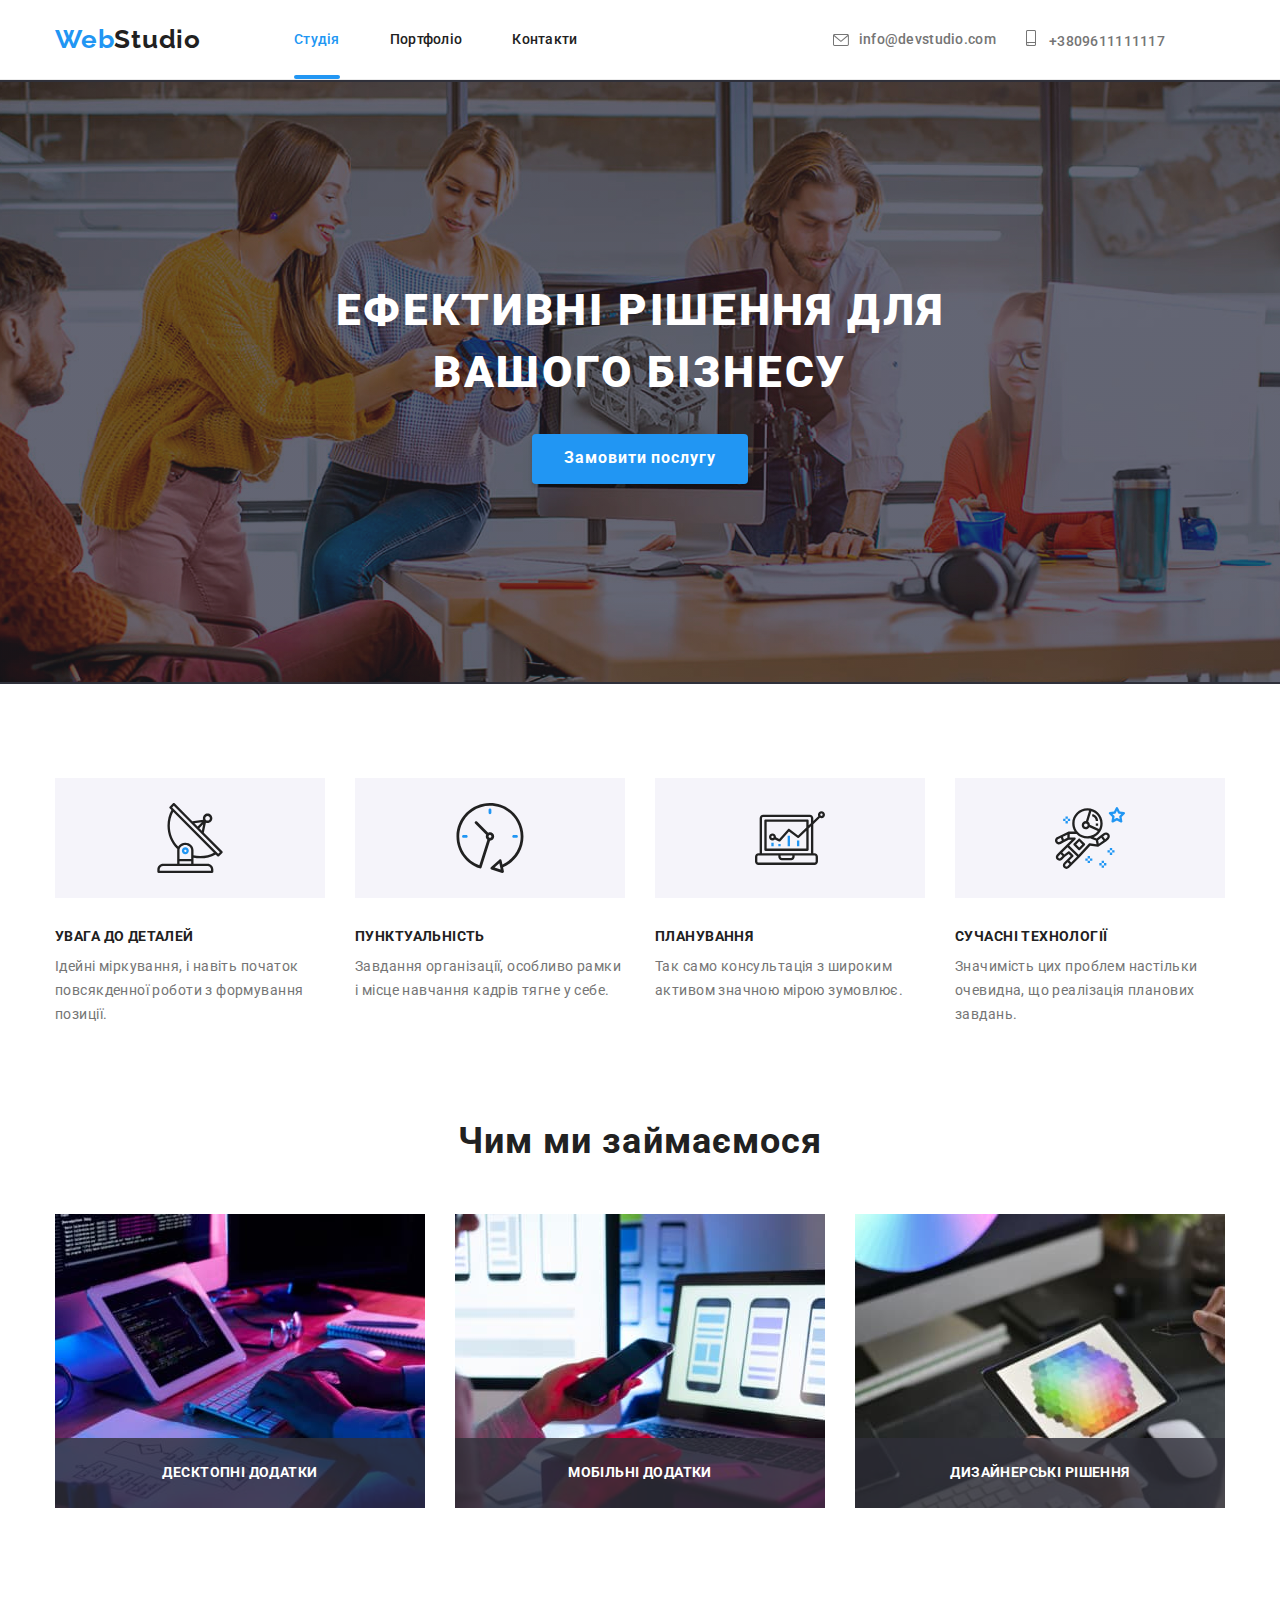
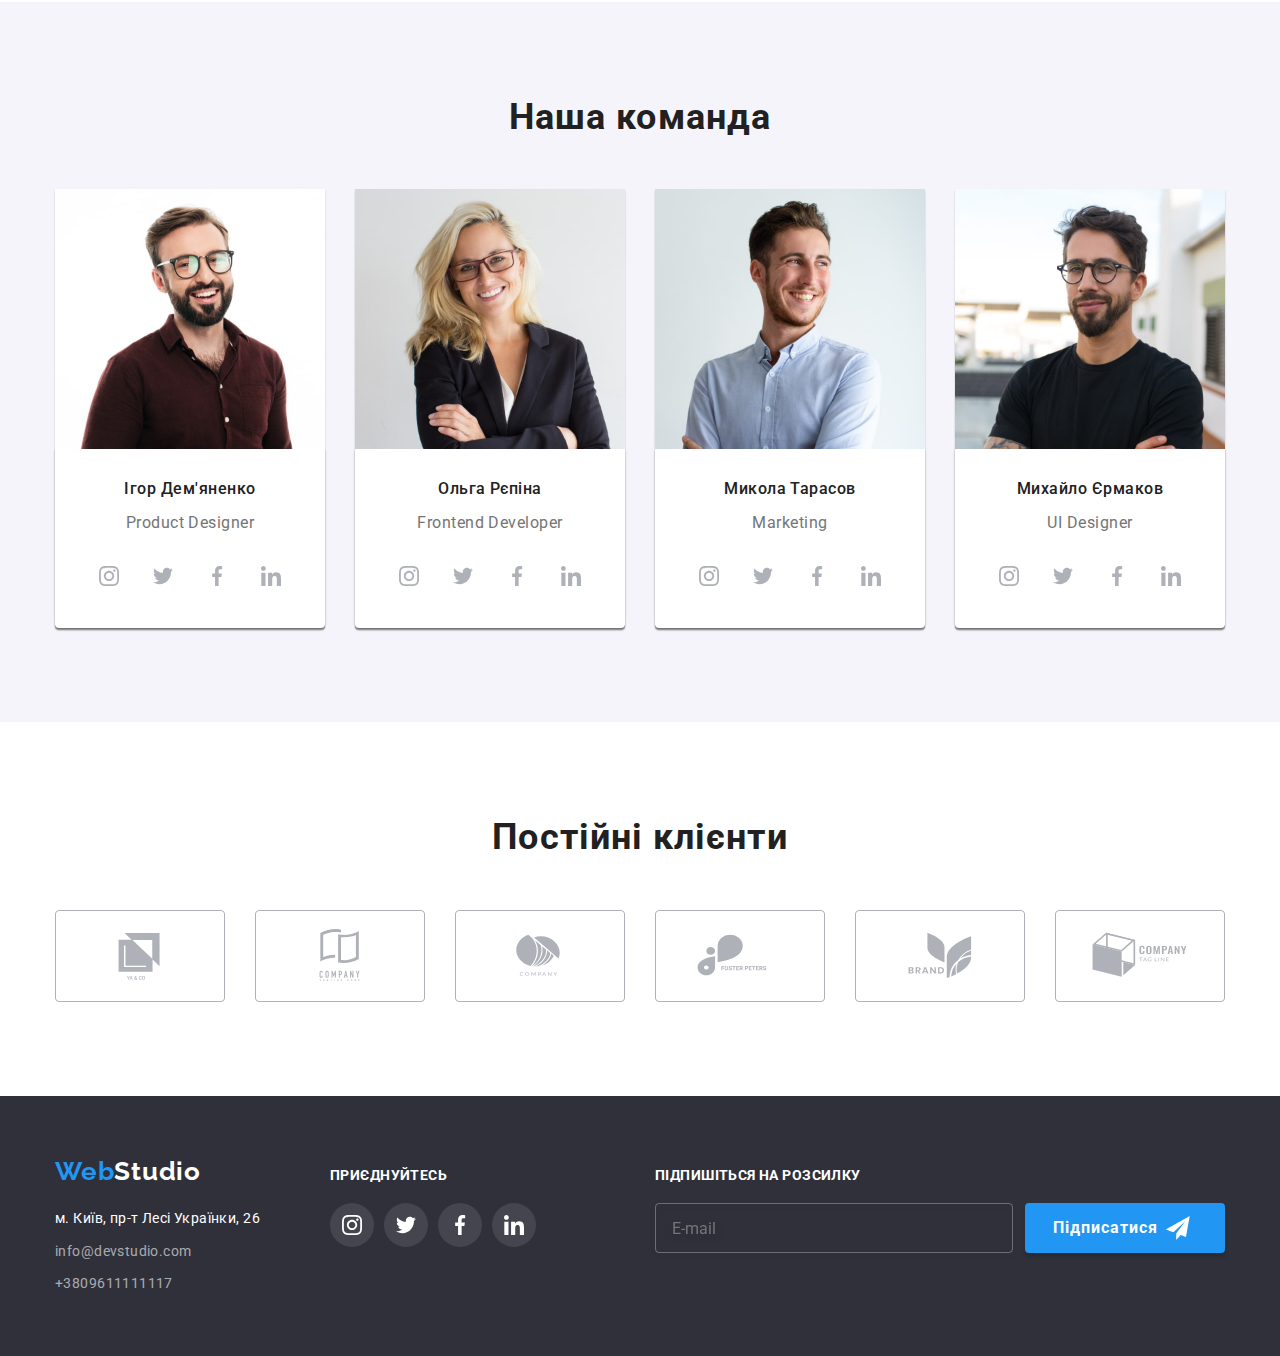
<file: index.html>
<!DOCTYPE html>
<html lang="uk">
  <head>
    <meta charset="UTF-8" />
    <meta http-equiv="X-UA-Compatible" content="IE=edge" />
    <meta name="viewport" content="width=device-width, initial-scale=1.0" />
    <title>Document</title>
    <link
      rel="stylesheet"
      href="https://cdnjs.cloudflare.com/ajax/libs/modern-normalize/1.1.0/modern-normalize.min.css"
    />
    <link rel="stylesheet" href="./css/styles.css" type="text/css" />
    <link
      href="https://fonts.googleapis.com/css2?family=Raleway:wght@700&family=Roboto:wght@400;500;700;900&display=swap"
      rel="stylesheet"
    />
  </head>
  <body>
    <!-- header section-->

    <header class="header">
      <div class="container header-container">
        <nav class="nav-container">
          <a href="./index.html" class="logo"
            ><span style="color: #2196f3">Web</span>Studio</a
          >
          <ul class="nav list">
            <li class="current-position">
              <a href="./index.html" class="current-page">Студія</a>
            </li>
            <li class="">
              <a href="./portfolio.html" class="first-nav">Портфоліо</a>
            </li>
            <li class=""><a href="" class="first-nav">Контакти</a></li>
          </ul>
        </nav>
        <ul class="auth-nav-cont list">
          <li>
            <a href="mailto:" class="auth-nav-cont next">
              <svg class="mail-svg" width="16px" height="12px">
                <use href="./images/icons.svg#icon-envelope"></use>
              </svg>
              info@devstudio.com
            </a>
          </li>

          <li>
            <a href="tel:+380961111111" class="auth-nav-phone next">
              <svg class="mail-svg" width="10px" height="16px">
                <use href="./images/icons.svg#icon-smartphone"></use>
              </svg>
              +3809611111117
            </a>
          </li>
        </ul>
      </div>
    </header>
    <main>
      <!-- hero section-->
      <section class="hero">
        <div class="container">
          <h1 class="hero-main">Ефективні рішення для вашого бізнесу</h1>
          <button type="button" class="main-btn" data-modal-open>
            Замовити послугу
          </button>
        </div>
      </section>
      <!-- about section-->
      <section class="about-section">
        <div class="container">
          <ul class="about list">
            <li class="about-card">
              <div class="about-icon">
                <svg class="about-svg">
                  <use href="./images/icons.svg#icon-antenna-1"></use>
                </svg>
              </div>
              <h3 class="about-items">УВАГА ДО ДЕТАЛЕЙ</h3>
              <p class="about-dscr">
                Ідейні міркування, і навіть початок повсякденної роботи з
                формування позиції.
              </p>
            </li>
            <li class="about-card">
              <div class="about-icon">
                <svg class="about-svg">
                  <use href="./images/icons.svg#icon-clock-1"></use>
                </svg>
              </div>
              <h3 class="about-items">ПУНКТУАЛЬНІСТЬ</h3>
              <p class="about-dscr">
                Завдання організації, особливо рамки і місце навчання кадрів
                тягне у себе.
              </p>
            </li>
            <li class="about-card">
              <div class="about-icon">
                <svg class="about-svg">
                  <use href="./images/icons.svg#icon-diagram-1"></use>
                </svg>
              </div>
              <h3 class="about-items">ПЛАНУВАННЯ</h3>
              <p class="about-dscr">
                Так само консультація з широким активом значною мірою зумовлює.
              </p>
            </li>
            <li class="about-card">
              <div class="about-icon">
                <svg class="about-svg">
                  <use href="./images/icons.svg#icon-astronaut-1"></use>
                </svg>
              </div>
              <h3 class="about-items">СУЧАСНІ ТЕХНОЛОГІЇ</h3>
              <p class="about-dscr">
                Значимість цих проблем настільки очевидна, що реалізація
                планових завдань.
              </p>
            </li>
          </ul>
        </div>
      </section>

      <section class="promo-list">
        <div class="container">
          <h2 class="promo">Чим ми займаємося</h2>
          <ul class="promo-work list">
            <li class="promo-position">
              <img src="./images/img.jpg" alt="work" width="370" />
              <p class="promo-work-description">Десктопні додатки</p>
            </li>
            <li class="promo-position">
              <img src="./images/img1.jpg" alt="work1" width="370" />
              <p class="promo-work-description">Мобільні додатки</p>
            </li>
            <li class="promo-position">
              <img src="./images/img2.jpg" alt="work2" width="370" />
              <p class="promo-work-description">Дизайнерські рішення</p>
            </li>
          </ul>
        </div>
      </section>
      <!-- Наша команда-->
      <section class="staff-main">
        <div class="container">
          <h2 class="all-staff">Наша команда</h2>
          <ul class="staff list">
            <li class="item">
              <img
                src="./images/staff/staff-img1.jpg"
                alt="Ігор Дем'яненко"
                width="270"
              />
              <div class="cards">
                <h3 class="person">Ігор Дем'яненко</h3>
                <p class="type">Product Designer</p>
                <ul class="social-list">
                  <li class="list">
                    <a href="" class="staff-svg">
                      <svg class="staff-social">
                        <use href="./images/icons.svg#icon-instagram-2"></use>
                      </svg>
                    </a>
                  </li>
                  <li class="list">
                    <a href="" class="staff-svg">
                      <svg class="staff-social">
                        <use href="./images/icons.svg#icon-twitter-1"></use>
                      </svg>
                    </a>
                  </li>
                  <li class="list">
                    <a href="" class="staff-svg">
                      <svg class="staff-social">
                        <use href="./images/icons.svg#icon-facebook-1"></use>
                      </svg>
                    </a>
                  </li>
                  <li class="list">
                    <a href="" class="staff-svg">
                      <svg class="staff-social">
                        <use href="./images/icons.svg#icon-linkedin-1"></use>
                      </svg>
                    </a>
                  </li>
                </ul>
              </div>
            </li>

            <li class="item">
              <img
                src="./images/staff/staff-img2.jpg"
                alt="Ольга Рєпіна"
                width="270"
              />
              <div class="cards">
                <h3 class="person">Ольга Рєпіна</h3>
                <p class="type">Frontend Developer</p>
                <ul class="social-list">
                  <li class="list">
                    <a href="" class="staff-svg">
                      <svg class="staff-social">
                        <use href="./images/icons.svg#icon-instagram-2"></use>
                      </svg>
                    </a>
                  </li>
                  <li class="list">
                    <a href="" class="staff-svg">
                      <svg class="staff-social">
                        <use href="./images/icons.svg#icon-twitter-1"></use>
                      </svg>
                    </a>
                  </li>
                  <li class="list">
                    <a href="" class="staff-svg">
                      <svg class="staff-social">
                        <use href="./images/icons.svg#icon-facebook-1"></use>
                      </svg>
                    </a>
                  </li>
                  <li class="list">
                    <a href="" class="staff-svg">
                      <svg class="staff-social">
                        <use href="./images/icons.svg#icon-linkedin-1"></use>
                      </svg>
                    </a>
                  </li>
                </ul>
              </div>
            </li>

            <li class="item">
              <img
                src="./images/staff/staff-img3.jpg"
                alt="Микола Тарасов"
                width="270"
              />
              <div class="cards">
                <h3 class="person">Микола Тарасов</h3>
                <p class="type">Marketing</p>
                <ul class="social-list">
                  <li class="list">
                    <a href="" class="staff-svg">
                      <svg class="staff-social">
                        <use href="./images/icons.svg#icon-instagram-2"></use>
                      </svg>
                    </a>
                  </li>
                  <li class="list">
                    <a href="" class="staff-svg">
                      <svg class="staff-social">
                        <use href="./images/icons.svg#icon-twitter-1"></use>
                      </svg>
                    </a>
                  </li>
                  <li class="list">
                    <a href="" class="staff-svg">
                      <svg class="staff-social">
                        <use href="./images/icons.svg#icon-facebook-1"></use>
                      </svg>
                    </a>
                  </li>
                  <li class="list">
                    <a href="" class="staff-svg">
                      <svg class="staff-social">
                        <use href="./images/icons.svg#icon-linkedin-1"></use>
                      </svg>
                    </a>
                  </li>
                </ul>
              </div>
            </li>

            <li class="item">
              <img
                src="./images/staff/staff-img4.jpg"
                alt="Михайло Єрмаков"
                width="270"
              />
              <div class="cards">
                <h3 class="person">Михайло Єрмаков</h3>
                <p class="type">UI Designer</p>
                <ul class="social-list">
                  <li class="social-item list">
                    <a href="" class="staff-svg">
                      <svg class="staff-social">
                        <use href="./images/icons.svg#icon-instagram-2"></use>
                      </svg>
                    </a>
                  </li>
                  <li class="list">
                    <a href="" class="staff-svg">
                      <svg class="staff-social">
                        <use href="./images/icons.svg#icon-twitter-1"></use>
                      </svg>
                    </a>
                  </li>
                  <li class="list">
                    <a href="" class="staff-svg">
                      <svg class="staff-social">
                        <use href="./images/icons.svg#icon-facebook-1"></use>
                      </svg>
                    </a>
                  </li>
                  <li class="list">
                    <a href="" class="staff-svg">
                      <svg class="staff-social">
                        <use href="./images/icons.svg#icon-linkedin-1"></use>
                      </svg>
                    </a>
                  </li>
                </ul>
              </div>
            </li>
          </ul>
        </div>
      </section>
      <!--  clients-->
      <section class="clients">
        <div class="container clients-main">
          <h2 class="clients-heading">Постійні клієнти</h2>

          <ul class="clients-list list">
            <li class="list">
              <a href="" class="client-item">
                <svg class="client-svg">
                  <use href="./images/icons.svg#icon-logo"></use>
                </svg>
              </a>
            </li>

            <li class="list">
              <a href="" class="client-item">
                <svg class="client-svg">
                  <use href="./images/icons.svg#icon-logo-1"></use>
                </svg>
              </a>
            </li>
            <li class="list">
              <a href="" class="client-item">
                <svg class="client-svg">
                  <use href="./images/icons.svg#icon-logo-2"></use>
                </svg>
              </a>
            </li>
            <li class="list">
              <a href="" class="client-item">
                <svg class="client-svg">
                  <use href="./images/icons.svg#icon-logo-3"></use>
                </svg>
              </a>
            </li>
            <li class="list">
              <a href="" class="client-item">
                <svg class="client-svg">
                  <use href="./images/icons.svg#icon-logo-4"></use>
                </svg>
              </a>
            </li>
            <li class="list">
              <a href="" class="client-item">
                <svg class="client-svg">
                  <use href="./images/icons.svg#icon-logo-5"></use>
                </svg>
              </a>
            </li>
          </ul>
        </div>
      </section>
    </main>

    <!-- footer section -->
    <footer class="footer">
      <div class="container main-footer">
        <div class="foot-address">
          <a href="./index.html" class="logo-footer"
            ><span style="color: #2196f3">Web</span>Studio</a
          >
          <address class="address">
            <ul class="list">
              <li class="footer-item">
                <a
                  href="https://goo.gl/maps/AY5gfUNiePziYxSN7/"
                  target="_blank"
                  rel="noreferrer noopener nofollow"
                  class="adrs"
                >
                  м. Київ, пр-т Лесі Українки, 26</a
                >
              </li>
              <li class="footer-item">
                <a href="mailto:" class="contact">info@devstudio.com</a>
              </li>
              <li class="footer-item">
                <a href="tel:+380961111111" class="contact">+3809611111117</a>
              </li>
            </ul>
          </address>
        </div>
        <div class="foot-social">
          <p class="footer-call">приєднуйтесь</p>
          <ul class="social-list">
            <li class="list">
              <a href="" class="footer-svg">
                <svg class="footer-social">
                  <use href="./images/icons.svg#icon-instagram-2"></use>
                </svg>
              </a>
            </li>
            <li class="list">
              <a href="" class="footer-svg">
                <svg class="footer-social">
                  <use href="./images/icons.svg#icon-twitter-1"></use>
                </svg>
              </a>
            </li>
            <li class="list">
              <a href="" class="footer-svg">
                <svg class="footer-social">
                  <use href="./images/icons.svg#icon-facebook-1"></use>
                </svg>
              </a>
            </li>
            <li class="list">
              <a href="" class="footer-svg">
                <svg class="footer-social">
                  <use href="./images/icons.svg#icon-linkedin-1"></use>
                </svg>
              </a>
            </li>
          </ul>
        </div>

        <div class="footer-subscribe">
          <p class="footer-sign">Підпишіться на розсилку</p>
          <form class="footer-form">
            <input
              class="email-footer"
              type="email"
              name="email"
              id="footer-mail"
              placeholder="E-mail"
            />
            <button type="submit" class="btn-subscribe">
              Підписатися
              <svg class="icon-send" height="24">
                <use href="./images/icons.svg#icon-send"></use>
              </svg>
            </button>
          </form>
        </div>
      </div>
    </footer>

    <!--modal-->
    <div class="backdrop is-hidden" data-modal>
      <div class="modal">
        <button class="button__close" data-modal-close>
          <svg class="cross" width="11px" height="11px">
            <use href="./images/icons.svg#icon-cross"></use>
          </svg>
        </button>
        <p class="modal-title">Залиште свої дані, ми вам передзвонимо</p>
        <form class="modal-form">
          <div class="form-modal">
            <label for="name">Ім'я</label>
            <div class="input-wrap">
              <input type="text" id="name" name="name" class="label-modal" />
              <svg class="icon-profile" width="18px" height="18px">
                <use href="./images/icons.svg#icon-profile"></use>
              </svg>
            </div>
          </div>

          <div class="form-modal">
            <label for="phone">Телефон</label>
            <div class="input-wrap">
              <input type="tel" id="phone" name="phone" class="label-modal" />
              <svg class="icon-profile" width="18px" height="18px">
                <use href="./images/icons.svg#icon-phone"></use>
              </svg>
            </div>
          </div>

          <div class="form-modal">
            <label for="email">Пошта</label>
            <div class="input-wrap">
              <input type="email" id="email" name="email" class="label-modal" />
              <svg class="icon-profile" width="18px" height="18px">
                <use href="./images/icons.svg#icon-mail"></use>
              </svg>
            </div>
          </div>

          <div class="form-modal textmod">
            <label for="textarea">Коментар</label>
            <textarea
              class="textarea label-modal"
              name="textarea"
              id="textarea"
              placeholder="Введіть текст"
            ></textarea>
          </div>

          <div class="accept">
            <input
              type="checkbox"
              id="accept"
              required
              name="accept"
              class="visually-hidden"
            />

            <label for="accept" class="label__checkbox">
              <div class="checkbox">
                <svg class="icon-checkbox" width="12px" height="11px">
                  <use href="./images/icons.svg#icon-Vector"></use>
                </svg>
              </div>
              Погоджуюся з розсилкою та приймаю
              <a class="accept-link" href="">Умови договору</a>
            </label>
          </div>

          <button type="submit" class="btn-modal">Відправити</button>
        </form>
      </div>
    </div>

    <!--java-->
    <script src="./js/modal.js"></script>
  </body>
</html>
</file>
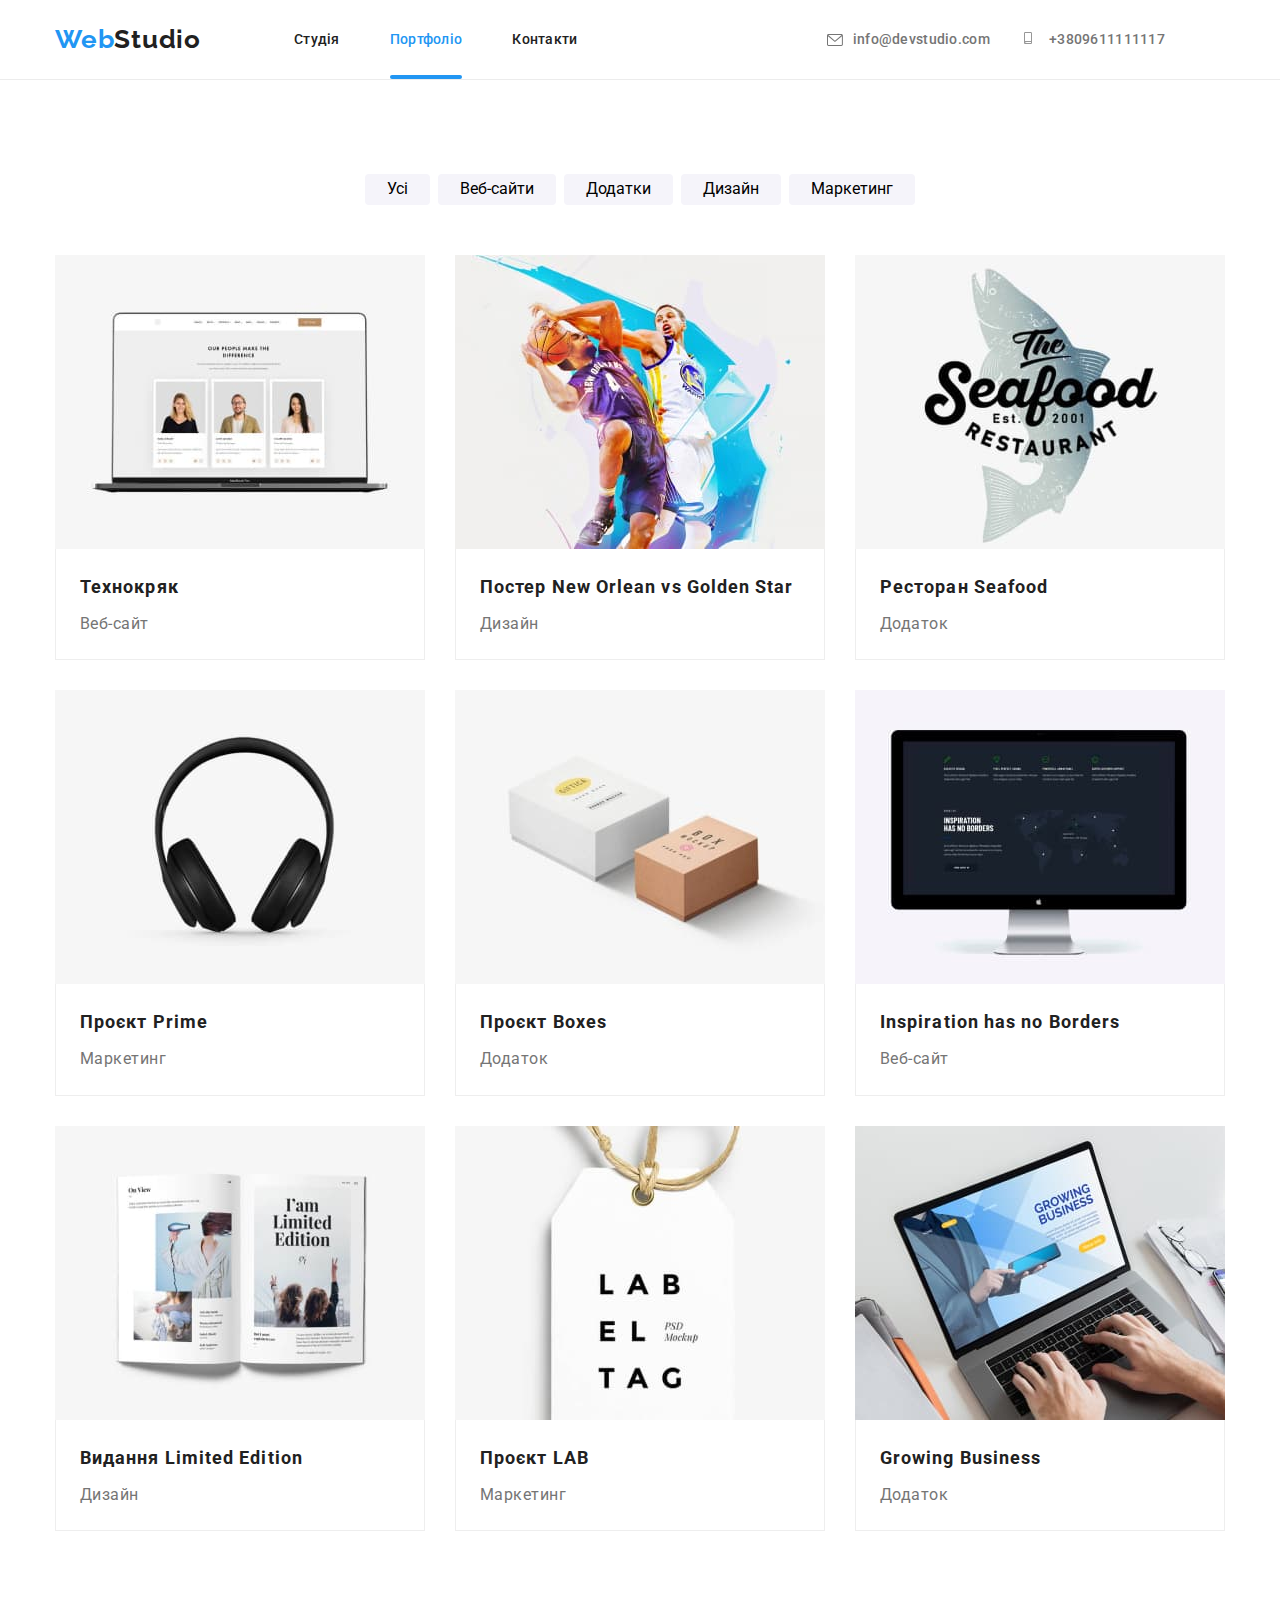
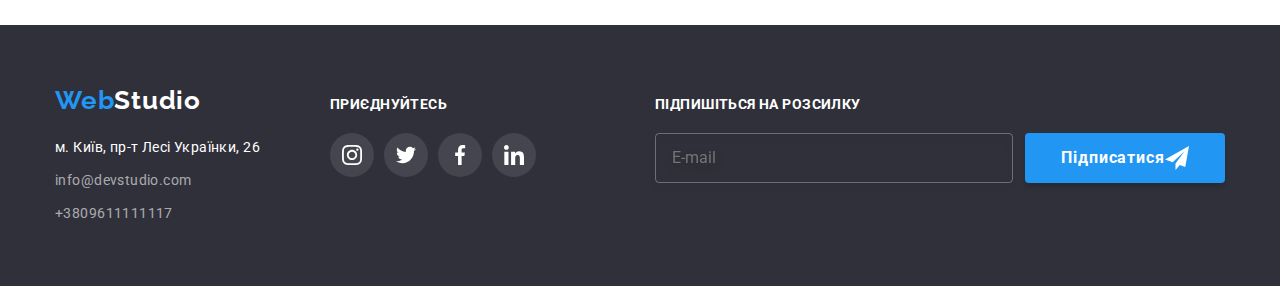
<file: portfolio.html>
<!DOCTYPE html>
<html lang="uk">
  <head>
    <meta charset="UTF-8" />
    <meta http-equiv="X-UA-Compatible" content="IE=edge" />
    <meta name="viewport" content="width=device-width, initial-scale=1.0" />
    <title>Portfolio</title>
    <link
      rel="stylesheet"
      href="https://cdnjs.cloudflare.com/ajax/libs/modern-normalize/1.1.0/modern-normalize.min.css"
    />
    <link rel="stylesheet" href="./css/styles.css" type="text/css" />
    <link
      href="https://fonts.googleapis.com/css2?family=Raleway:wght@700&family=Roboto:wght@400;500;700;900&display=swap"
      rel="stylesheet"
    />
  </head>
  <body>
    <!-- header section-->
    <header class="header">
      <div class="container header-container">
        <nav class="nav-container">
          <a href="./index.html" class="logo"
            ><span style="color: #2196f3">Web</span>Studio</a
          >
          <ul class="nav list">
            <li class="">
              <a href="./index.html" class="first-nav">Студія</a>
            </li>
            <li class="current-position">
              <a href="./portfolio.html" class="current-page">Портфоліо</a>
            </li>
            <li class=""><a href="" class="first-nav">Контакти</a></li>
          </ul>
        </nav>
        <ul class="auth-nav-cont list">
          <li>
            <a href="mailto:" class="auth-nav-cont next">
              <svg class="mail-svg" width="16px" height="12px">
                <use href="./images/icons.svg#icon-envelope"></use>
              </svg>
              info@devstudio.com
            </a>
          </li>

          <li>
            <a href="tel:+380961111111" class="auth-nav-phone next">
              <svg class="mail-svg" width="16px" height="12px">
                <use href="./images/icons.svg#icon-smartphone"></use>
              </svg>
              +3809611111117
            </a>
          </li>
        </ul>
      </div>
    </header>
    <main>
      <section class="main-section">
        <div class="container">
          <!-- buttons section-->
          <ul class="nav-btn-list">
            <li>
              <button type="button" class="link">Усі</button>
            </li>
            <li>
              <button type="button" class="link">Веб-сайти</button>
            </li>
            <li>
              <button type="button" class="link">Додатки</button>
            </li>
            <li>
              <button type="button" class="link">Дизайн</button>
            </li>
            <li>
              <button type="button" class="link">Маркетинг</button>
            </li>
          </ul>

          <!-- images section-->
          <ul class="card-set list">
            <li class="card-item-li">
              <a href="" class="card-item">
                <div class="card-wrap">
                  <img
                    src="./images/portfolio/progect1.jpg"
                    alt="progect1"
                    width="370"
                  />
                  <p class="card-item-description">
                    Ресурс пропонує комплексні пропозиції з різним рівнем
                    функціоналу та сервісів. Все це дозволить відвідувачу
                    отримати вичерпні відомості про компанію чи приватну особу.
                  </p>
                </div>
                <div class="card-examp">
                  <h3 class="image">Технокряк</h3>
                  <p class="type-p">Веб-сайт</p>
                </div>
              </a>
            </li>

            <li class="card-item-li">
              <a href="" class="card-item">
                <div class="card-wrap">
                  <img
                    src="./images/portfolio/progect2.jpg"
                    alt="progect1"
                    width="370"
                  />
                  <p class="card-item-description">
                    Ресурс пропонує комплексні пропозиції з різним рівнем
                    функціоналу та сервісів. Все це дозволить відвідувачу
                    отримати вичерпні відомості про компанію чи приватну особу.
                  </p>
                </div>
                <div class="card-examp">
                  <h3 class="image">Постер New Orlean vs Golden Star</h3>
                  <p class="type-p">Дизайн</p>
                </div>
              </a>
            </li>

            <li class="card-item-li">
              <a href="" class="card-item">
                <div class="card-wrap">
                  <img
                    src="./images/portfolio/progect3.jpg"
                    alt="progect1"
                    width="370"
                  />
                  <p class="card-item-description">
                    Ресурс пропонує комплексні пропозиції з різним рівнем
                    функціоналу та сервісів. Все це дозволить відвідувачу
                    отримати вичерпні відомості про компанію чи приватну особу.
                  </p>
                </div>
                <div class="card-examp">
                  <h3 class="image">Ресторан Seafood</h3>
                  <p class="type-p">Додаток</p>
                </div>
              </a>
            </li>

            <li class="card-item-li">
              <a href="" class="card-item">
                <div class="card-wrap">
                  <img
                    src="./images/portfolio/progect4.jpg"
                    alt="progect1"
                    width="370"
                  />
                  <p class="card-item-description">
                    Ресурс пропонує комплексні пропозиції з різним рівнем
                    функціоналу та сервісів. Все це дозволить відвідувачу
                    отримати вичерпні відомості про компанію чи приватну особу.
                  </p>
                </div>
                <div class="card-examp">
                  <h3 class="image">Проєкт Prime</h3>
                  <p class="type-p">Маркетинг</p>
                </div>
              </a>
            </li>

            <li class="card-item-li">
              <a href="" class="card-item">
                <div class="card-wrap">
                  <img
                    src="./images/portfolio/progect5.jpg"
                    alt="progect1"
                    width="370"
                  />
                  <p class="card-item-description">
                    Ресурс пропонує комплексні пропозиції з різним рівнем
                    функціоналу та сервісів. Все це дозволить відвідувачу
                    отримати вичерпні відомості про компанію чи приватну особу.
                  </p>
                </div>
                <div class="card-examp">
                  <h3 class="image">Проєкт Boxes</h3>
                  <p class="type-p">Додаток</p>
                </div>
              </a>
            </li>

            <li class="card-item-li">
              <a href="" class="card-item">
                <div class="card-wrap">
                  <img
                    src="./images/portfolio/progect6.jpg"
                    alt="progect1"
                    width="370"
                  />
                  <p class="card-item-description">
                    Ресурс пропонує комплексні пропозиції з різним рівнем
                    функціоналу та сервісів. Все це дозволить відвідувачу
                    отримати вичерпні відомості про компанію чи приватну особу.
                  </p>
                </div>
                <div class="card-examp">
                  <h3 class="image">Inspiration has no Borders</h3>
                  <p class="type-p">Веб-сайт</p>
                </div>
              </a>
            </li>

            <li class="card-item-li">
              <a href="" class="card-item">
                <div class="card-wrap">
                  <img
                    src="./images/portfolio/progect7.jpg"
                    alt="progect1"
                    width="370"
                  />
                  <p class="card-item-description">
                    Ресурс пропонує комплексні пропозиції з різним рівнем
                    функціоналу та сервісів. Все це дозволить відвідувачу
                    отримати вичерпні відомості про компанію чи приватну особу.
                  </p>
                </div>
                <div class="card-examp">
                  <h3 class="image">Видання Limited Edition</h3>
                  <p class="type-p">Дизайн</p>
                </div>
              </a>
            </li>

            <li class="card-item-li">
              <a href="" class="card-item">
                <div class="card-wrap">
                  <img
                    src="./images/portfolio/progect8.jpg"
                    alt="progect1"
                    width="370"
                  />
                  <p class="card-item-description">
                    Ресурс пропонує комплексні пропозиції з різним рівнем
                    функціоналу та сервісів. Все це дозволить відвідувачу
                    отримати вичерпні відомості про компанію чи приватну особу.
                  </p>
                </div>
                <div class="card-examp">
                  <h3 class="image">Проєкт LAB</h3>
                  <p class="type-p">Маркетинг</p>
                </div>
              </a>
            </li>

            <li class="card-item-li">
              <a href="" class="card-item">
                <div class="card-wrap">
                  <img
                    src="./images/portfolio/progect9.jpg"
                    alt="progect1"
                    width="370"
                  />
                  <p class="card-item-description">
                    Ресурс пропонує комплексні пропозиції з різним рівнем
                    функціоналу та сервісів. Все це дозволить відвідувачу
                    отримати вичерпні відомості про компанію чи приватну особу.
                  </p>
                </div>
                <div class="card-examp">
                  <h3 class="image">Growing Business</h3>
                  <p class="type-p">Додаток</p>
                </div>
              </a>
            </li>
          </ul>
        </div>
      </section>
    </main>

    <!-- footer section -->
    <footer class="footer">
      <div class="container main-footer">
        <div class="foot-address">
          <a href="./index.html" class="logo-footer"
            ><span style="color: #2196f3">Web</span>Studio</a
          >
          <address class="address">
            <ul class="list">
              <li class="footer-item">
                <a
                  href="https://goo.gl/maps/AY5gfUNiePziYxSN7/"
                  target="_blank"
                  rel="noreferrer noopener nofollow"
                  class="adrs"
                >
                  м. Київ, пр-т Лесі Українки, 26</a
                >
              </li>
              <li class="footer-item">
                <a href="mailto:" class="contact">info@devstudio.com</a>
              </li>
              <li class="footer-item">
                <a href="tel:+380961111111" class="contact">+3809611111117</a>
              </li>
            </ul>
          </address>
        </div>
        <div class="foot-social">
          <p class="footer-call">приєднуйтесь</p>
          <ul class="social-list">
            <li class="list">
              <a href="" class="footer-svg">
                <svg class="footer-social">
                  <use href="./images/icons.svg#icon-instagram-2"></use>
                </svg>
              </a>
            </li>
            <li class="list">
              <a href="" class="footer-svg">
                <svg class="footer-social">
                  <use href="./images/icons.svg#icon-twitter-1"></use>
                </svg>
              </a>
            </li>
            <li class="list">
              <a href="" class="footer-svg">
                <svg class="footer-social">
                  <use href="./images/icons.svg#icon-facebook-1"></use>
                </svg>
              </a>
            </li>
            <li class="list">
              <a href="" class="footer-svg">
                <svg class="footer-social">
                  <use href="./images/icons.svg#icon-linkedin-1"></use>
                </svg>
              </a>
            </li>
          </ul>
        </div>

        <div class="footer-subscribe">
          <p class="footer-sign">Підпишіться на розсилку</p>
          <form class="footer-form">
            <label for="footer-mail"> </label>
            <input
              class="email-footer"
              type="email"
              name="email"
              id="footer-mail"
              placeholder="E-mail"
            />
            <button type="submit" class="btn-subscribe">
              Підписатися
              <svg class="icon-send" width="24" height="24">
                <use href="./images/icons.svg#icon-send"></use>
              </svg>
            </button>
          </form>
        </div>
      </div>
    </footer>
  </body>
</html>
</file>
<file: css/styles.css>
:root {
  --primary-color: #212121;
  --secondary-color: #757575;
  --white-color: #ffffff;
  --accent-color: #2196f3;
  --background-color: #2f303a;
  --background-button:#F5F4FA;
  --social-color:#AFB1B8;
  --card-item-desctoption:rgba(33, 150, 243, 0.9);
  --timing-animation:cubic-bezier(0.4, 0, 0.2, 1);
  --contact-send:rgba(255, 255, 255, 0.6);
}

body {
  color: var(--primary-color);
  font-family: "Roboto", sans-serif;
}
.list {
  list-style: none;
  text-decoration: none;
  
}

h1,
 h2,
  h3, 
  h4, 
  h5, 
  h6, 
  ul,  
  p{
  margin: 0;
}
ul{
  padding-left: 0;
}
img {
  display: block;
  max-width: 100%;
  height: auto;
}


 .container{
  width: 1200px;
  margin-left: auto;
  margin-right: auto;
  padding-left: 15px;
  padding-right: 15px;
 }


/*header section*/


.header-container,
.nav-container{
  display: flex;
  align-items: center;
  
}
.header {
  color: var(--secondary-color);
  font-weight: 500;
  font-size: 14px;
  line-height: 1.1;
  letter-spacing: 0.02em;
  border-bottom: 1px solid #ECECEC;
  
}
.logo {
  color: var(--primary-color);
  font-family: "Raleway";
  font-style: normal;
  font-weight: 700;
  font-size: 26px;
  line-height: 1.2;
  letter-spacing: 0.03em;
  text-decoration: none;
  padding-bottom: 24px;
  padding-top: 24px;
  margin-right: 93px;
  transition: color 250ms var(--timing-animation);
}
.logo:hover,
.logo:focus {
  color: var(--primary-color);
  
}

.nav  {
  
  color: var(--primary-color);
  font-weight: 500;
  font-size: 14px;
  line-height: 1.1;
  letter-spacing: 0.02em;
  text-decoration: none;
  display: flex;
  gap: 50px;
  align-items: center;
  transition: color 250ms var(--timing-animation);
  
}
.nav:hover,
.nav:focus,
.first-nav:hover,
.first-nav:focus{
  color: var(--accent-color);
}

.current-page{
  position: relative;
  color:var(--accent-color);
  padding-bottom: 32px;
  padding-top: 32px;
  
}

.current-page::after{
  content: '';
  position: absolute;
  display:block;
  bottom: 0;
  left:0;
   
  width: 100%;
  height: 4px;
  background-color: var(--accent-color);
  border-radius: 2px;
  
}
.first-nav{
  color: var(--primary-color);
  font-weight: 500;
  font-size: 14px;
  line-height: 1.1;
  letter-spacing: 0.02em;
  text-decoration: none;
  padding-bottom: 32px;
  padding-top: 32px;
  transition: color 250ms var(--timing-animation);
}



.auth-nav-cont{
  display: flex;
  align-items: center;
  
}

.auth-nav-cont,
.auth-nav-phone{
  color: var(--secondary-color);
  font-weight: 500;
  font-size: 14px;
  line-height: 1.1;
  letter-spacing: 0.02em;
  text-decoration: none;
  margin-left: auto;
  margin-right: 30px;
  transition: color 250ms var(--timing-animation);
}

.auth-nav-cont:hover,
.auth-nav-cont:focus,
.auth-nav-phone:hover,
.auth-nav-phone:focus {
  color: var(--accent-color);
}
.next{
  padding-bottom: 32px;
  padding-top: 32px;
}
.mail-svg{
  margin-right: 10px;
  fill:currentColor;
  transition: fill 250ms var(--timing-animation);

}
.mail-svg:hover,
.mail-svg:focus {
  fill:var(--accent-color);
}

/*hero section*/

.hero{
 max-width: 1600px;
  background-image: linear-gradient(rgba(47, 48, 58, 0.4), rgba(47, 48, 58, 0.4)), url(../images/hero.jpg);
  background-repeat: no-repeat;
  background-position: center;
  margin: 0 auto;
  padding-top: 200px;
  padding-bottom: 200px;

  

}
.hero-main {
  color: var(--white-color);
  font-weight: 900;
  font-size: 44px;
  line-height: 1.4;
  letter-spacing: 0.06em;
  text-transform: uppercase;
  text-align: center;
  
  align-items: center;
  margin-left: auto;
  margin-right: auto;
  margin-bottom: 30px;
  width: 696px;

}
.main-btn,
.btn-subscribe,
.btn-modal {
  color: var(--white-color);
  background-color: var(--accent-color);
  font-weight: 700;
  font-size: 16px;
  line-height: 1.9;
  text-align: center;
  letter-spacing: 0.06em;
  cursor: pointer;
  
  width: 216px;
  height: 50px;
  display: block;
  justify-content: center;
  align-items: center;
  margin-left: auto;
  margin-right: auto;
  box-shadow: 0px 4px 4px rgba(0, 0, 0, 0.15);
  border-radius: 4px;
  border: 0;
  
  transition: background-color 250ms var(--timing-animation);

}
.main-btn:hover,
.main-btn:focus,
.btn-subscribe:hover,
.btn-subscribe:focus,
.btn-modal:focus,
.btn-modal:hover{
  background-color:#007be5;
}
/* staff cection*/
.all-staff{
  background-color: var(--background-button);
  display: flex;
  justify-content: center;
  margin-bottom: 50px;
}
.staff-main{
  background-color: var(--background-button);
  padding-top: 94px;
  padding-bottom: 94px;
  margin: 0 auto;
  
}

.staff{
  display: flex;
  flex-wrap: wrap;
  gap: 30px;
  justify-content: center;
  
}

.item{
  box-sizing: border-box;
  background-color: var(--white-color);
  border-radius: 0px 0px 4px 4px;
  box-shadow: 0px 3px 1px rgba(0, 0, 0, 0.1), 0px 1px 2px rgba(0, 0, 0, 0.08), 0px 2px 2px rgba(0, 0, 0, 0.12);
}


/* clients section*/

.clients-list{
display: flex;
gap: 30px;
justify-content: center;
}
.client-item{
  display: flex;
  align-items: center;
  justify-content:center;
  width: 170px;
  height: 92px;
  fill: var(--social-color);
  gap: 30px;
  border: 1px solid var(--social-color);
  border-radius: 4px;
  transition:border 250ms var(--timing-animation);
}

.client-item:hover svg,
.client-item:focus svg{
  fill: var(--accent-color);
}

.client-item:hover,
.client-item:focus{
  border: 1px solid var(--accent-color);
}

.client-svg{
  width: 116px;
  height: 60px;
  transition: fill 250ms var(--timing-animation);
}

.client-svg:hover,
.client-svg:focus{
  fill: var(--accent-color);
}
/*button section portfolio page*/
.link {
  cursor: pointer;
  padding-bottom: 6px;
  padding-top: 6px;
  padding-right: 22px;
  padding-left: 22px;
  border: 0px;
  border-radius: 4px;
  background-color: var(--background-button);

  transition: color 250ms var(--timing-animation),
              background-color 250ms var(--timing-animation),
              box-shadow 250ms var(--timing-animation);
}


.nav-btn-list{
  list-style: none;
  text-decoration: none;
  display: flex;
  margin-bottom: 50px;
  justify-content: center;
  gap: 8px;
}

.nav-btn .link {
  color: var(--primary-color);
  background-color: var(--background-button)
  font-weight: 500;
  font-size: 16px;
  line-height: 1.6;
  letter-spacing: 0.03em;
  cursor: pointer;
  
  
}

.card-set{
  display: flex;
  flex-wrap: wrap;
  gap: 30px;
}

.card-item {
  display: block;
  box-shadow:none;
  transition: box-shadow 250ms var(--timing-animation);

}

.card-item:hover,
.card-item:focus{
  box-shadow: 0px 1px 1px rgba(0, 0, 0, 0.12),
              0px 4px 4px rgba(0, 0, 0, 0.06),
              1px 4px 6px rgba(0, 0, 0, 0.16);

}

.card-item-li:hover .card-item-description,
.card-item-li:focus .card-item-description{
  transform: translateY(0);
  

}

.card-wrap{
  position: relative;
  overflow: hidden;

}
.card-wrap img{
  display: block;
}


.card-item-description{
  position:absolute;
  width: 100%;
  height: 294px;
  top:0;
  left: 0;
  transform: translateY(100%);
  transition: transform 250ms var(--timing-animation);
  
  text-align: left;
  font-weight: 400;
  font-size: 18px;
  line-height: 1.6;
  letter-spacing: 0.03em;
  color: var(--white-color);
  background-color:var(--card-item-desctoption);
  padding: 63px 24px;
}



.card-examp{
border-bottom:  1px solid #EEEEEE;
border-left: 1px solid #EEEEEE;
border-right: 1px solid #EEEEEE;
padding: 20px 24px;
}
.type-p{
  text-align: left;
  color: var(--secondary-color);
  font-weight: 400;
  font-size: 16px;
  line-height: 1.9;
  letter-spacing: 0.03em;
  background-color: var(--white-color);

 

}

.link:hover,
.link:focus{
  color: var(--white-color);
  background-color: var(--accent-color);
  box-shadow: 0px 3px 1px rgba(0, 0, 0, 0.1), 0px 1px 2px rgba(0, 0, 0, 0.08), 0px 2px 2px rgba(0, 0, 0, 0.12);
}
  

/* about section*/
.promo-list{
  padding-bottom: 94px;
}
.about-section,
.clients{
  padding-bottom: 94px;
  padding-top: 94px;
}
.about {
  display: flex;
  gap: 30px;
}

.about-icon{
  display: flex;
  align-items: center;
  justify-content: center;
  width: 270px;
  height: 120px;
  margin-bottom: 30px;
  background-color:var(--background-button);
}
.about-svg{
  width: 70px;
  height: 70px;
}

.social-list{
  display: flex;
  align-items: center;
  justify-content:center;
  gap: 10px;
}

.staff-svg{
  display: flex;
  align-items: center;
  justify-content:center;
  width: 44px;
  height: 44px;
  border-radius: 50%;
  fill: var(--social-color);

  transition: fill 250ms var(--timing-animation),
              background-color 250ms var(--timing-animation);
}
.staff-svg:hover,
.staff-svg:focus{
  background-color:var(--accent-color);
  
  fill: var(--white-color);
}
.staff-social{
  width: 20px;
  height: 20px;
}

.about-card{
  width: 270px;
  gap: 10px;
}
.about-items {
  color:var(--primary-color)
  font-weight: 700;
  font-size: 14px;
  line-height: 1.2;
  letter-spacing: 0.03em;
  text-transform: uppercase;
}

.about-dscr{
color:var(--secondary-color);
font-weight: 400;
font-size: 14px;
line-height: 24px;
letter-spacing: 0.03em;
margin-top: 10px;
}
.promo,
.all-staff,
.clients-heading{
font-weight: 700;
font-size: 36px;
line-height: 1.2;
letter-spacing: 0.03em;
align-items: center;

display: flex;
  justify-content: center;
  margin-bottom: 50px;
}

.promo-work{
  display: flex;
  flex-wrap: wrap;
  gap: 30px;
  justify-content: center;
 
}

.promo-position{
  position: relative;
}
.promo-work-description{
  position: absolute;
  bottom:0;
  left:0;
  display: flex;
  align-items: center;
  justify-content: center;
  
  background: rgba(47, 48, 58, 0.8);
  width: 370px;
  height: 70px;
font-weight: 700;
font-size: 14px;
line-height: 1.14;
text-align: center;
letter-spacing: 0.03em;
text-transform: uppercase;
color: #FFFFFF;
}

/**/

/* images section portfolio page*/
.main-section{
  padding-bottom: 94px;
  padding-top: 94px;

}
a{
  text-decoration: none;
}
.image {
  color: var(--primary-color);
  font-weight: 700;
  font-size: 18px;
  line-height: 2;
  letter-spacing: 0.06em;
  margin-bottom: 4px;
 
  
  

  
}
.person{
  font-weight: 500;
  font-size: 16px;
  line-height: 1.2;
  letter-spacing: 0.03em;
  background-color: var(--white-color);
  text-align: center;
  margin-bottom: 10px;
 
 
}
.cards{
  box-shadow: 0px 1px 3px rgba(0, 0, 0, 0.12), 0px 1px 1px rgba(0, 0, 0, 0.14), 0px 2px 1px rgba(0, 0, 0, 0.2);
  border-top: 0;
  border-radius: 0px 0px 4px 4px;
  justify-content: center;
  padding-top: 30px;
  padding-bottom: 30px;
  
}
.cards:nth-last-child(-n + 4){
  margin-bottom: 0;
}
.type {
  
  color: var(--secondary-color);
  font-weight: 400;
  font-size: 16px;
  line-height: 1.9;
  letter-spacing: 0.03em;
  background-color: var(--white-color);
  text-align: center;
  margin-bottom: 16px;
   
}

/*footer*/
.footer{
  padding-top: 60px;
  padding-bottom: 60px;
  margin:  0 auto;
}

.main-footer{
  display: flex;
  align-items: baseline;
}

.logo-footer{
  color: var(--white-color);
  font-family: "Raleway";
  font-style: normal;
  font-weight: 700;
  font-size: 26px;
  line-height: 1.2;
  letter-spacing: 0.03em;
  text-decoration: none;
  margin-bottom: 20px;
}
.footer,
.hero{
  background-color: #2f303a;
}

.address{
  margin-top: 20px;
}
.adrs {
  color: var(--white-color);
  font-weight: 400;
  font-style: normal;
  font-size: 14px;
  line-height: 1.7;
  letter-spacing: 0.03em;
  text-decoration: none;
  margin-bottom: 9px;
 
  transition: color 250ms var(--timing-animation);
}
.adrs:hover,
.adrs:focus {
  color: var(--white-color);
}

.contact {
  color: var(--contact-send);
  background-color: var(--background-color);
  font-weight: 400;
  font-size: 14px;
  font-style: normal;
  line-height: 1.7;
  letter-spacing: 0.03em;
  text-decoration: none;
  padding-top: 9px;
  
  transition: color 250ms var(--timing-animation);
}
.contact:hover,
.contact:focus {
  color: var(--white-color);
}
.footer-item:not(:last-child){
  margin-bottom: 9px;
  margin-right: 70px;
}
.footer-call{
  font-weight: 700;
  font-size: 14px;
  line-height: 1.14;
  letter-spacing: 0.03em;
  text-transform: uppercase;
  color:var(--white-color);
  margin-bottom: 20px;
}

.foot-social{
justify-content: baseline;
}

.footer-svg{
  display: flex;
  align-items: center;
  justify-content:center;
  width: 44px;
  height: 44px;
  background-color:rgba(255, 255, 255, 0.1);;
  border-radius: 50%;
  fill: var(--white-color);
  
  transition: background-color 250ms var(--timing-animation);
}
.footer-svg:hover,
.footer-svg:focus{
  background-color:var(--accent-color); 
}


.footer-social{
  width: 20px;
  height: 20px;
}

.footer-subscribe{
  margin-left: auto;
  display: block;

  justify-content:center;
}
.footer-sign{

  font-weight: 700;
font-size: 14px;
line-height: 1.14;
letter-spacing: 0.03em;
text-transform: uppercase;
color: var(--white-color);
margin-bottom: 20px;

}

.footer-form {
  display: flex;
  align-items: center;
  justify-content:center;

}

.email-footer{
  Width:358px;
  Height:50px;
  background-color: transparent;
  color: var(--contact-send);
  padding-left: 16px;
  border: 1px solid rgba(255, 255, 255, 0.3);
  filter: drop-shadow(0px 4px 4px rgba(0, 0, 0, 0.15));
  border-radius: 4px;
  transition: border 250ms var(--timing-animation);
}


.btn-subscribe,
.btn-modal{
  position: relative;
padding: 10px 28px;
width: 200px;
height: 50px;

background-color: var(--accent-color);
border-color: var(--accent-color);
box-shadow: 0px 4px 4px rgba(0, 0, 0, 0.15);
border-radius: 4px;

font-weight: 700;
font-size: 16px;
line-height: 1.9;
display: flex;
align-items: center;
justify-content: center;
text-align: center;
letter-spacing: 0.06em;

color: var(--white-color);
cursor: pointer;
}

.btn-subscribe{
  margin-left: 12px;
}
.btn-modal{
  top: 0;
  left: 0;
}

/* modal window*/
.backdrop.is-hidden{
opacity: 0;
visibility:hidden;
pointer-events: none;

}
.no-scroll {
  overflow: hidden;
}

.backdrop{
  position: fixed;
  top: 0;
  left: 0;
  width: 100%;
  height: 100%;
  transition: opacity 250ms var(--timing-animation),
            visibility 250ms var(--timing-animation);
  background-color: rgba(0, 0, 0, 0.2);
}

.modal{
  display: block;
  position: absolute;
  top: 50%;
  left: 50%;
  opacity: 1;
  transform: translate(-50%, -50%) scale(1);
  transition: transform 250ms var(--timing-animation),
              opacity 250ms var(--timing-animation),
              visibility 250ms var(--timing-animation);

  min-width: 528px;
  min-height: 581px;
  padding: 40px;

  background-color:var(--white-color);
  border-radius: 4px;
  box-shadow: 0px 1px 3px rgba(0, 0, 0, 0.12), 
  0px 1px 1px rgba(0, 0, 0, 0.14), 
  0px 2px 1px rgba(0, 0, 0, 0.2);
  

}

.modal:hover,
.modal:focus{
  opacity: 1;
}



.modal-title{
  font-weight: 700;
  font-size: 20px;
  line-height: 1.15;
  text-align: center;
  letter-spacing: 0.03em;
  color: var(--primary-color);
  margin-bottom: 12px;
  }


.button__close{
  position: absolute;
  top: 8px;
  right: 8px;

  width: 30px;
  height: 30px;
  padding: 0;
  border-radius: 50%;
  background-color: var(--white-color);
  border: 1px solid rgba(0, 0, 0, 0.1);
  cursor: pointer;
  

}
.button__close:hover .cross{
  fill: var(--accent-color);
  
}
.cross{
  transition: fill 250ms var(--timing-animation);

}




.modal-form{
  margin: 12px 40px 20 px;
  font-weight: 400;
font-size: 12px;
line-height: 1.17;
letter-spacing: 0.01em;

color: var(--secondary-color);

}

.form-modal {
  display: flex;
  flex-direction: column;
  margin-bottom: 10px;
}

.form-modal label{
  margin-bottom: 4px;
  display: block;
}
.textmod{
  margin-bottom: 0px;
}

.input-wrap{
  position: relative;
  
}

.form-modal svg{
  position: absolute;
  top: 50%;
  translate: 0 -50%;
  left:12px;
  fill: black;
  transition: fill 250ms var(--timing-animation);

}
.form-modal input:hover+svg,
.form-modal input:focus+svg{
fill:var(--accent-color);
}


.label-modal{
  display: block;
  width: 448px;
  height: 40px;
  padding-left: 42px;
  outline: none;
  border: 1px solid rgba(33, 33, 33, 0.2);
  border-radius: 4px;
  transition: border 250ms var(--timing-animation);
}

.label-modal:hover,
.label-modal:focus,
.email-footer:hover,
.email-footer:focus{
  border: 1px solid var(--accent-color);
}
.textarea{
  height: 120px;
  resize: none;
  padding-left: 16px;
  padding-top: 12px;
}

.accept {
  display:flex;
  align-items: center;
  justify-content: center;
  margin-top: 20px;
  margin-bottom: 30px;

}
.accept input{
margin-right: 8.4px;
}

.accept-link{
  color: var(--accent-color);
  text-decoration: underline;
  padding-left: 10px;
}

.visually-hidden {
  position: absolute;
  width: 1px;
  height: 1px;
  margin: -1px;
  border: 0;
  padding: 0;
  
  white-space: nowrap;
  clip-path: inset(100%);
  clip: rect(0 0 0 0);
  overflow: hidden;
}
#accept:focus + Label div{
  border: 1px solid var(--accent-color);
}

.checkbox{
  width: 16px;
  height: 15px;
  display: flex;
  align-items: center;
  justify-content: center;
  margin-right: 7px;
  

  border: 2px solid var(--primary-color);
  border-radius: 2px;
  background-color: var(--white-color);
  transition: border 250ms var(--timing-animation),
              background-color 250ms var(--timing-animation);
}
.checkbox:focus,
.checkbox:hover{
  border: 2px solid var(--accent-color);
}


.label__checkbox{
  display: flex;
  align-items: center;
  
  font-weight: 400;
font-size: 14px;
line-height: 1.7;
letter-spacing: 0.03em;
}
.accept input:checked+ label .checkbox{
  background-color: var(--accent-color);
  border: 2px solid var(--accent-color);
}
</file>
